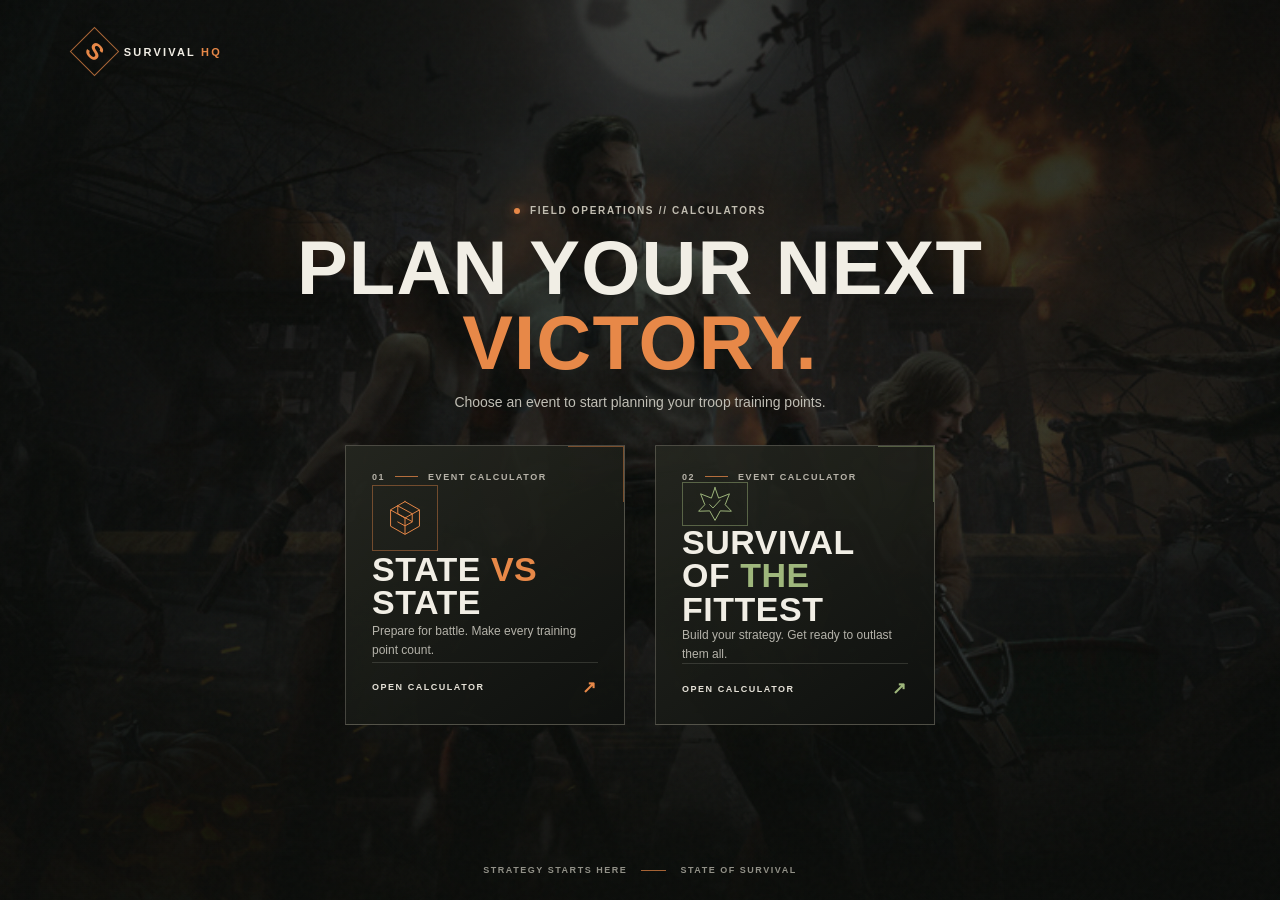
<file: index.html>
<!doctype html>
<html lang="en">
  <head>
    <meta charset="utf-8">
    <meta name="viewport" content="width=device-width, initial-scale=1">
    <meta name="theme-color" content="#10120f">
    <meta name="description" content="State of Survival troop training calculator.">
    <link rel="icon" type="image/png" href="img/Maddie_Threaten.png">
    <meta property="og:type" content="website">
    <meta property="og:title" content="State of Survival Calculator">
    <meta property="og:description" content="Your ultimate State of Survival troop training calculator. Calculate SVS and SotF points, training batches and upgrades!">
    <meta property="og:url" content="https://gnae.github.io/state-of-survival-calculator/">
    <meta property="og:image" content="https://gnae.github.io/state-of-survival-calculator/img/Maddie_Threaten.png">
    <meta property="og:image:width" content="1200">
    <meta property="og:image:height" content="630">
    <meta name="twitter:card" content="summary_large_image">
    <meta name="twitter:title" content="State of Survival Calculator">
    <meta name="twitter:description" content="Calculate your SVS and SotF troop training points!">
    <meta name="twitter:image" content="https://gnae.github.io/state-of-survival-calculator/img/Maddie_Threaten.png">

    <title>State of Survival Calculator</title>
    <link rel="stylesheet" href="styles.css">
  </head>

  <body class="home">
    <main class="landing">
      <header class="brand">
        <span class="brand-mark" aria-hidden="true">S</span>
        <span class="brand-name">SURVIVAL <span>HQ</span></span>
      </header>

      <section class="welcome" aria-labelledby="page-title">
        <p class="eyebrow"><span></span> FIELD OPERATIONS // CALCULATORS</p>
        <h1 id="page-title">Plan your next <em>victory.</em></h1>
        <p class="welcome-copy">Choose an event to start planning your troop training points.</p>

        <nav class="event-grid" aria-label="Choose a calculator">
          <a class="event-card event-card--state" href="pages/state-vs-state.html">
            <span class="card-index">01 <span class="card-rule"></span> EVENT CALCULATOR</span>
            <span class="card-icon" aria-hidden="true">
              <svg viewBox="0 0 64 64" fill="none">
                <path d="M32 7 54 19.5v25L32 57 10 44.5v-25L32 7Z" />
                <path d="m10.5 20 21.5 12 21.5-12M32 32v24M21 13.5l22 12v12L21 25.5v-12Z" />
                <path d="m21 38 11 6 11-6" />
              </svg>
            </span>
            <span class="card-title">State <span>vs</span> State</span>
            <span class="card-description">Prepare for battle. Make every training point count.</span>
            <span class="card-action">OPEN CALCULATOR <span aria-hidden="true">↗</span></span>
          </a>

          <a class="event-card event-card--sotf" href="pages/survival-of-the-fittest.html">
            <span class="card-index">02 <span class="card-rule"></span> EVENT CALCULATOR</span>
            <span class="card-icon" aria-hidden="true">
              <svg viewBox="0 0 64 64" fill="none">
                <path d="M32 7 37.5 23 54 16.5 47.5 33 57 43 40 42.5 32 57l-8-14.5L7 43l9.5-10-6.5-16.5L26.5 23 32 7Z" />
                <path d="m24 33 5 5 11-12" />
              </svg>
            </span>
            <span class="card-title">Survival of <span>the</span> Fittest</span>
            <span class="card-description">Build your strategy. Get ready to outlast them all.</span>
            <span class="card-action">OPEN CALCULATOR <span aria-hidden="true">↗</span></span>
          </a>
        </nav>
      </section>

      <footer class="landing-footer">
        <span>STRATEGY STARTS HERE</span>
        <span class="footer-divider" aria-hidden="true"></span>
        <span>STATE OF SURVIVAL</span>
      </footer>
    </main>
  </body>
</html>
</file>
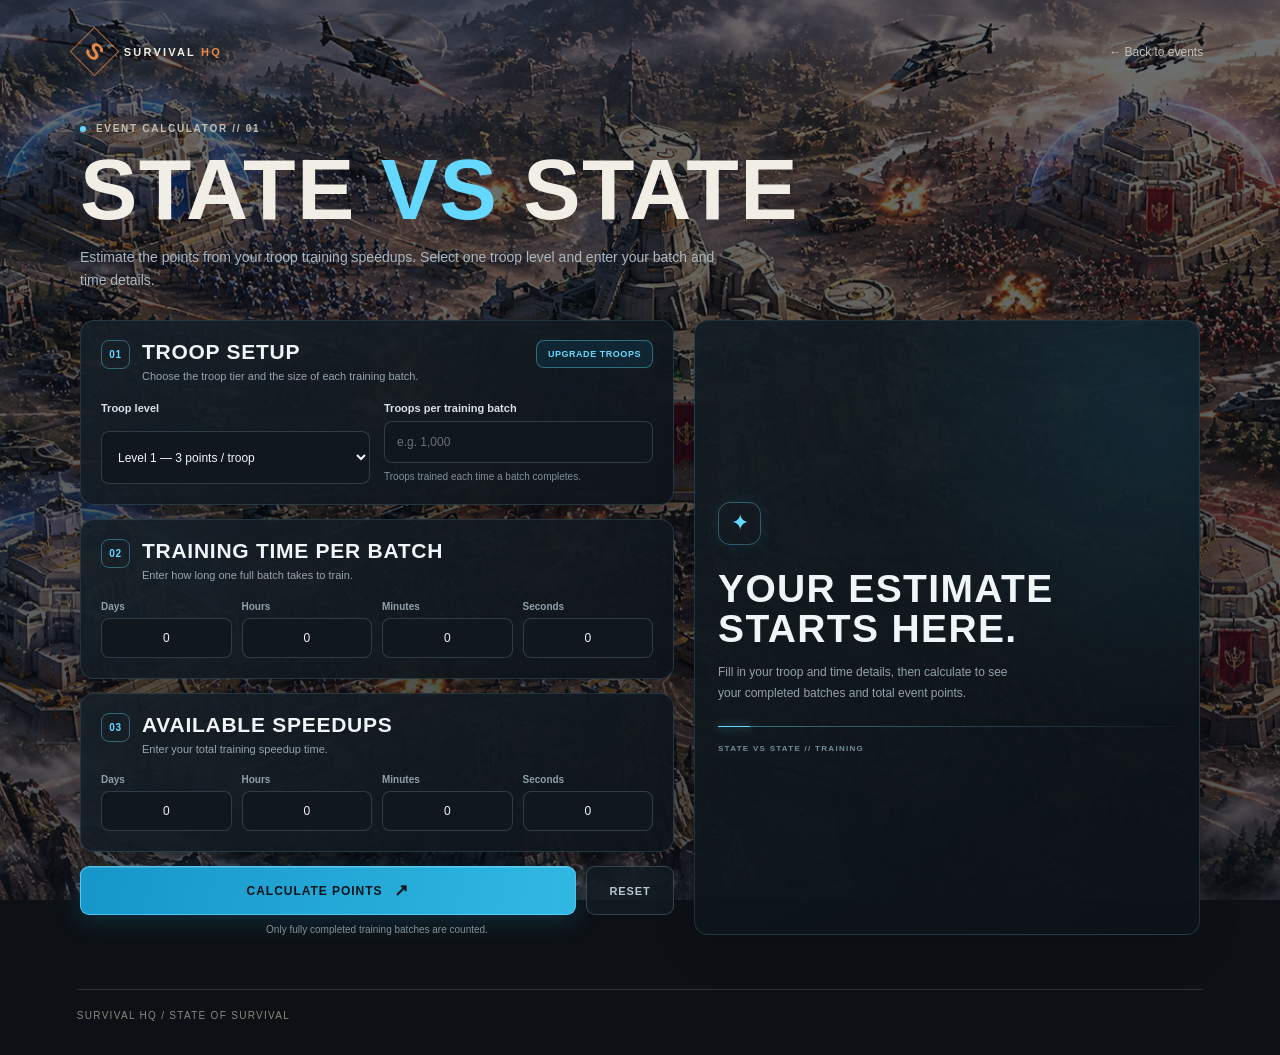
<file: pages/state-vs-state.html>
<!doctype html>
<html lang="en">
  <head>
    <meta charset="utf-8">
    <meta name="viewport" content="width=device-width, initial-scale=1">
    <meta name="theme-color" content="#11130f">
    <meta name="description" content="Calculate State vs State troop training points.">
    <title>State vs State Troop Calculator | Survival HQ</title>
    <link rel="stylesheet" href="../styles.css">
    <script src="../calculator.js" defer></script>
  </head>
  <body class="calculator calculator--points calculator--svs">
    <main class="calculator-shell">
      <header class="calculator-top">
        <a class="brand" href="../index.html" aria-label="Survival HQ home">
          <span class="brand-mark" aria-hidden="true">S</span>
          <span class="brand-name">SURVIVAL <span>HQ</span></span>
        </a>
        <a class="back-link" href="../index.html">← Back to events</a>
      </header>
      <section class="calculator-content calculator-content--wide" aria-labelledby="page-title">
        <p class="eyebrow"><span></span> EVENT CALCULATOR // 01</p>
        <h1 class="page-title" id="page-title">State <span>vs</span> State</h1>
        <p class="calculator-intro">Estimate the points from your troop training speedups. Select one troop level and enter your batch and time details.</p>

        <div class="points-layout">
          <form class="points-form" id="training-calculator" novalidate>
            <section class="input-card" aria-labelledby="troop-setup-title">
              <div class="section-heading">
                <span class="section-number">01</span>
                <div class="section-heading-copy">
                  <h2 id="troop-setup-title">Troop setup</h2>
                  <p id="setup-description">Choose the troop tier and the size of each training batch.</p>
                </div>
                <button class="mode-toggle" id="mode-toggle" type="button" aria-pressed="false">Upgrade Troops</button>
              </div>

              <div class="form-fields form-fields--setup mode-panel" id="training-mode-panel">
                <div class="field">
                  <label for="troop-level">Troop level</label>
                  <select id="troop-level" name="troopLevel" required>
                    <option value="1" data-points="3" selected>Level 1 — 3 points / troop</option>
                    <option value="2" data-points="4">Level 2 — 4 points / troop</option>
                    <option value="3" data-points="5">Level 3 — 5 points / troop</option>
                    <option value="4" data-points="8">Level 4 — 8 points / troop</option>
                    <option value="5" data-points="12">Level 5 — 12 points / troop</option>
                    <option value="6" data-points="18">Level 6 — 18 points / troop</option>
                    <option value="7" data-points="25">Level 7 — 25 points / troop</option>
                    <option value="8" data-points="35">Level 8 — 35 points / troop</option>
                    <option value="9" data-points="45">Level 9 — 45 points / troop</option>
                    <option value="10" data-points="60">Level 10 — 60 points / troop</option>
                    <option value="11" data-points="75">Level 11 — 75 points / troop</option>
                    <option value="12" data-points="90">Level 12 — 90 points / troop</option>
                  </select>
                </div>
                <div class="field">
                  <label for="troops-per-batch">Troops per training batch</label>
                  <input id="troops-per-batch" name="troopsPerBatch" type="number" min="1" step="1" inputmode="numeric" placeholder="e.g. 1,000" required>
                  <span class="field-hint">Troops trained each time a batch completes.</span>
                </div>
              </div>
              <div class="form-fields form-fields--setup mode-panel" id="upgrade-mode-panel" hidden>
                <div class="field">
                  <label for="upgrade-from">Upgrade from</label>
                  <select id="upgrade-from" name="upgradeFrom" disabled></select>
                </div>
                <div class="field">
                  <label for="upgrade-to">Upgrade to</label>
                  <select id="upgrade-to" name="upgradeTo" disabled></select>
                </div>
                <div class="field">
                  <label for="upgrade-troops-per-batch">Troops per upgrade batch</label>
                  <input id="upgrade-troops-per-batch" name="upgradeTroopsPerBatch" type="number" min="1" step="1" inputmode="numeric" placeholder="e.g. 1,000" disabled required>
                  <span class="field-hint">Troops upgraded each time a batch completes.</span>
                </div>
              </div>
            </section>

            <section class="input-card" aria-labelledby="training-time-title">
              <div class="section-heading">
                <span class="section-number">02</span>
                <div>
                  <h2 id="training-time-title">Training time per batch</h2>
                  <p>Enter how long one full batch takes to train.</p>
                </div>
              </div>
              <div class="duration-fields" role="group" aria-label="Training time per batch">
                <div class="field field--time">
                  <label for="training-days">Days</label>
                  <input id="training-days" name="trainingDays" type="number" min="0" step="1" inputmode="numeric" value="0" required>
                </div>
                <div class="field field--time">
                  <label for="training-hours">Hours</label>
                  <input id="training-hours" name="trainingHours" type="number" min="0" max="23" step="1" inputmode="numeric" value="0" required>
                </div>
                <div class="field field--time">
                  <label for="training-minutes">Minutes</label>
                  <input id="training-minutes" name="trainingMinutes" type="number" min="0" max="59" step="1" inputmode="numeric" value="0" required>
                </div>
                <div class="field field--time">
                  <label for="training-seconds">Seconds</label>
                  <input id="training-seconds" name="trainingSeconds" type="number" min="0" max="59" step="1" inputmode="numeric" value="0" required>
                </div>
              </div>
            </section>

            <section class="input-card" aria-labelledby="speedups-title">
              <div class="section-heading">
                <span class="section-number">03</span>
                <div>
                  <h2 id="speedups-title">Available speedups</h2>
                  <p>Enter your total training speedup time.</p>
                </div>
              </div>
              <div class="duration-fields" role="group" aria-label="Available speedups">
                <div class="field field--time">
                  <label for="speedup-days">Days</label>
                  <input id="speedup-days" name="speedupDays" type="number" min="0" step="1" inputmode="numeric" value="0" required>
                </div>
                <div class="field field--time">
                  <label for="speedup-hours">Hours</label>
                  <input id="speedup-hours" name="speedupHours" type="number" min="0" max="23" step="1" inputmode="numeric" value="0" required>
                </div>
                <div class="field field--time">
                  <label for="speedup-minutes">Minutes</label>
                  <input id="speedup-minutes" name="speedupMinutes" type="number" min="0" max="59" step="1" inputmode="numeric" value="0" required>
                </div>
                <div class="field field--time">
                  <label for="speedup-seconds">Seconds</label>
                  <input id="speedup-seconds" name="speedupSeconds" type="number" min="0" max="59" step="1" inputmode="numeric" value="0" required>
                </div>
              </div>
            </section>

            <p class="form-error" id="form-error" role="alert" hidden></p>
            <div class="form-actions">
              <button class="calculate-button" type="submit">Calculate points <span aria-hidden="true">↗</span></button>
              <button class="reset-button" type="reset">Reset</button>
            </div>
            <p class="form-note">Only fully completed training batches are counted.</p>
          </form>

          <section class="results-card" id="results" aria-labelledby="results-title" aria-live="polite" hidden>
            <div class="results-heading">
              <span class="results-kicker" id="results-kicker">TRAINING ESTIMATE</span>
              <h2 id="results-title">Your results</h2>
              <p id="results-summary">Based on your selected level and available speedups.</p>
            </div>
            <div class="grand-total">
              <span>GRAND TOTAL POINTS</span>
              <output id="total-points" for="troop-level troops-per-batch">0</output>
              <span class="total-unit">POINTS</span>
            </div>
            <dl class="result-list">
              <div><dt id="result-level-label">Selected troop level</dt><dd id="result-level">—</dd></div>
              <div id="result-to-level-row" hidden><dt>Destination troop level</dt><dd id="result-to-level">—</dd></div>
              <div><dt id="result-points-label">Points per troop</dt><dd id="result-points-per-troop">—</dd></div>
              <div><dt id="result-batch-label">Troops per batch</dt><dd id="result-batch-size">—</dd></div>
              <div><dt id="result-batches-label">Completed batches</dt><dd id="result-batches">—</dd></div>
              <div><dt id="result-troops-label">Total troops trained</dt><dd id="result-troops">—</dd></div>
              <div class="result-list__remaining"><dt>Remaining speedups</dt><dd id="result-remaining">—</dd></div>
            </dl>
            <p class="result-footnote" id="result-footnote">Points shown are for this troop level only.</p>
          </section>

          <aside class="results-placeholder" id="results-placeholder">
            <span class="placeholder-icon" aria-hidden="true">✦</span>
            <h2>Your estimate<br>starts here.</h2>
            <p>Fill in your troop and time details, then calculate to see your completed batches and total event points.</p>
            <div class="placeholder-rule"><span></span></div>
            <span class="placeholder-label">STATE VS STATE // TRAINING</span>
          </aside>
        </div>
      </section>
      <footer class="calculator-footer">SURVIVAL HQ <span aria-hidden="true">/</span> STATE OF SURVIVAL</footer>
    </main>
  </body>
</html>
</file>
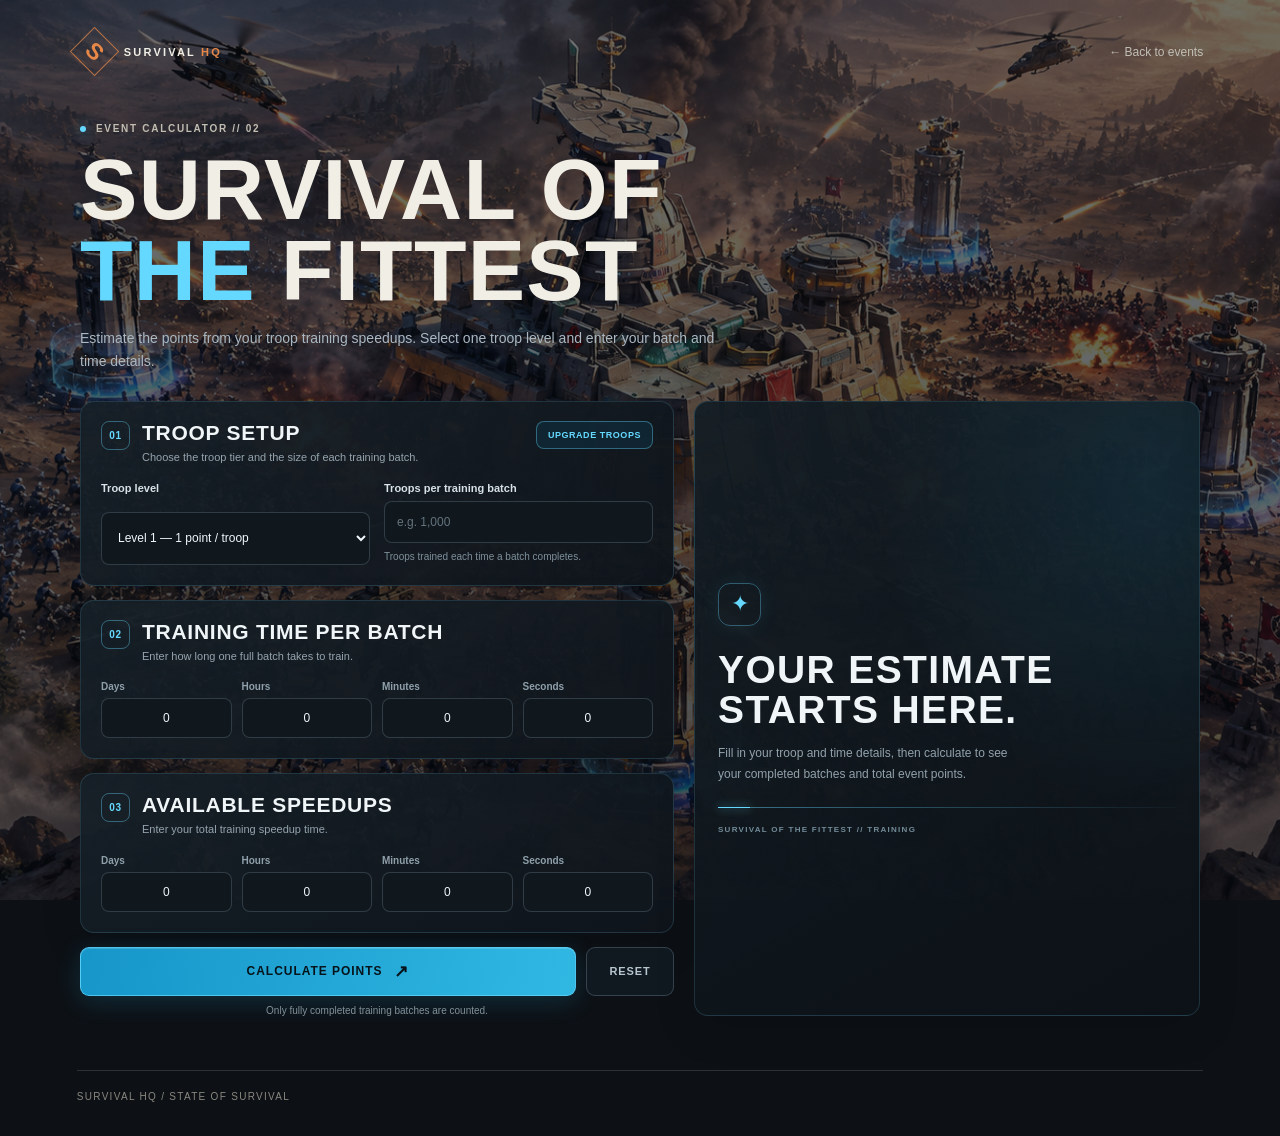
<file: pages/survival-of-the-fittest.html>
<!doctype html>
<html lang="en">
  <head>
    <meta charset="utf-8">
    <meta name="viewport" content="width=device-width, initial-scale=1">
    <meta name="theme-color" content="#11130f">
    <meta name="description" content="Calculate Survival of the Fittest troop training points.">
    <title>Survival of the Fittest Troop Calculator | Survival HQ</title>
    <link rel="stylesheet" href="../styles.css">
    <script src="../calculator.js" defer></script>
  </head>
  <body class="calculator calculator--points calculator--sotf">
    <main class="calculator-shell">
      <header class="calculator-top">
        <a class="brand" href="../index.html" aria-label="Survival HQ home">
          <span class="brand-mark" aria-hidden="true">S</span>
          <span class="brand-name">SURVIVAL <span>HQ</span></span>
        </a>
        <a class="back-link" href="../index.html">← Back to events</a>
      </header>
      <section class="calculator-content calculator-content--wide" aria-labelledby="page-title">
        <p class="eyebrow"><span></span> EVENT CALCULATOR // 02</p>
        <h1 class="page-title" id="page-title">Survival of <span>the</span> Fittest</h1>
        <p class="calculator-intro">Estimate the points from your troop training speedups. Select one troop level and enter your batch and time details.</p>

        <div class="points-layout">
          <form class="points-form" id="training-calculator" novalidate>
            <section class="input-card" aria-labelledby="troop-setup-title">
              <div class="section-heading">
                <span class="section-number">01</span>
                <div class="section-heading-copy">
                  <h2 id="troop-setup-title">Troop setup</h2>
                  <p id="setup-description">Choose the troop tier and the size of each training batch.</p>
                </div>
                <button class="mode-toggle" id="mode-toggle" type="button" aria-pressed="false">Upgrade Troops</button>
              </div>

              <div class="form-fields form-fields--setup mode-panel" id="training-mode-panel">
                <div class="field">
                  <label for="troop-level">Troop level</label>
                  <select id="troop-level" name="troopLevel" required>
                    <option value="1" data-points="1" selected>Level 1 — 1 point / troop</option>
                    <option value="2" data-points="2">Level 2 — 2 points / troop</option>
                    <option value="3" data-points="3">Level 3 — 3 points / troop</option>
                    <option value="4" data-points="4">Level 4 — 4 points / troop</option>
                    <option value="5" data-points="5">Level 5 — 5 points / troop</option>
                    <option value="6" data-points="7">Level 6 — 7 points / troop</option>
                    <option value="7" data-points="9">Level 7 — 9 points / troop</option>
                    <option value="8" data-points="11">Level 8 — 11 points / troop</option>
                    <option value="9" data-points="15">Level 9 — 15 points / troop</option>
                    <option value="10" data-points="20">Level 10 — 20 points / troop</option>
                    <option value="11" data-points="25">Level 11 — 25 points / troop</option>
                    <option value="12" data-points="30">Level 12 — 30 points / troop</option>
                  </select>
                </div>
                <div class="field">
                  <label for="troops-per-batch">Troops per training batch</label>
                  <input id="troops-per-batch" name="troopsPerBatch" type="number" min="1" step="1" inputmode="numeric" placeholder="e.g. 1,000" required>
                  <span class="field-hint">Troops trained each time a batch completes.</span>
                </div>
              </div>
              <div class="form-fields form-fields--setup mode-panel" id="upgrade-mode-panel" hidden>
                <div class="field">
                  <label for="upgrade-from">Upgrade from</label>
                  <select id="upgrade-from" name="upgradeFrom" disabled></select>
                </div>
                <div class="field">
                  <label for="upgrade-to">Upgrade to</label>
                  <select id="upgrade-to" name="upgradeTo" disabled></select>
                </div>
                <div class="field">
                  <label for="upgrade-troops-per-batch">Troops per upgrade batch</label>
                  <input id="upgrade-troops-per-batch" name="upgradeTroopsPerBatch" type="number" min="1" step="1" inputmode="numeric" placeholder="e.g. 1,000" disabled required>
                  <span class="field-hint">Troops upgraded each time a batch completes.</span>
                </div>
              </div>
            </section>

            <section class="input-card" aria-labelledby="training-time-title">
              <div class="section-heading">
                <span class="section-number">02</span>
                <div>
                  <h2 id="training-time-title">Training time per batch</h2>
                  <p>Enter how long one full batch takes to train.</p>
                </div>
              </div>
              <div class="duration-fields" role="group" aria-label="Training time per batch">
                <div class="field field--time">
                  <label for="training-days">Days</label>
                  <input id="training-days" name="trainingDays" type="number" min="0" step="1" inputmode="numeric" value="0" required>
                </div>
                <div class="field field--time">
                  <label for="training-hours">Hours</label>
                  <input id="training-hours" name="trainingHours" type="number" min="0" max="23" step="1" inputmode="numeric" value="0" required>
                </div>
                <div class="field field--time">
                  <label for="training-minutes">Minutes</label>
                  <input id="training-minutes" name="trainingMinutes" type="number" min="0" max="59" step="1" inputmode="numeric" value="0" required>
                </div>
                <div class="field field--time">
                  <label for="training-seconds">Seconds</label>
                  <input id="training-seconds" name="trainingSeconds" type="number" min="0" max="59" step="1" inputmode="numeric" value="0" required>
                </div>
              </div>
            </section>

            <section class="input-card" aria-labelledby="speedups-title">
              <div class="section-heading">
                <span class="section-number">03</span>
                <div>
                  <h2 id="speedups-title">Available speedups</h2>
                  <p>Enter your total training speedup time.</p>
                </div>
              </div>
              <div class="duration-fields" role="group" aria-label="Available speedups">
                <div class="field field--time">
                  <label for="speedup-days">Days</label>
                  <input id="speedup-days" name="speedupDays" type="number" min="0" step="1" inputmode="numeric" value="0" required>
                </div>
                <div class="field field--time">
                  <label for="speedup-hours">Hours</label>
                  <input id="speedup-hours" name="speedupHours" type="number" min="0" max="23" step="1" inputmode="numeric" value="0" required>
                </div>
                <div class="field field--time">
                  <label for="speedup-minutes">Minutes</label>
                  <input id="speedup-minutes" name="speedupMinutes" type="number" min="0" max="59" step="1" inputmode="numeric" value="0" required>
                </div>
                <div class="field field--time">
                  <label for="speedup-seconds">Seconds</label>
                  <input id="speedup-seconds" name="speedupSeconds" type="number" min="0" max="59" step="1" inputmode="numeric" value="0" required>
                </div>
              </div>
            </section>

            <p class="form-error" id="form-error" role="alert" hidden></p>
            <div class="form-actions">
              <button class="calculate-button" type="submit">Calculate points <span aria-hidden="true">↗</span></button>
              <button class="reset-button" type="reset">Reset</button>
            </div>
            <p class="form-note">Only fully completed training batches are counted.</p>
          </form>

          <section class="results-card" id="results" aria-labelledby="results-title" aria-live="polite" hidden>
            <div class="results-heading">
              <span class="results-kicker" id="results-kicker">TRAINING ESTIMATE</span>
              <h2 id="results-title">Your results</h2>
              <p id="results-summary">Based on your selected level and available speedups.</p>
            </div>
            <div class="grand-total">
              <span>GRAND TOTAL POINTS</span>
              <output id="total-points" for="troop-level troops-per-batch">0</output>
              <span class="total-unit">POINTS</span>
            </div>
            <dl class="result-list">
              <div><dt id="result-level-label">Selected troop level</dt><dd id="result-level">—</dd></div>
              <div id="result-to-level-row" hidden><dt>Destination troop level</dt><dd id="result-to-level">—</dd></div>
              <div><dt id="result-points-label">Points per troop</dt><dd id="result-points-per-troop">—</dd></div>
              <div><dt id="result-batch-label">Troops per batch</dt><dd id="result-batch-size">—</dd></div>
              <div><dt id="result-batches-label">Completed batches</dt><dd id="result-batches">—</dd></div>
              <div><dt id="result-troops-label">Total troops trained</dt><dd id="result-troops">—</dd></div>
              <div class="result-list__remaining"><dt>Remaining speedups</dt><dd id="result-remaining">—</dd></div>
            </dl>
            <p class="result-footnote" id="result-footnote">Points shown are for this troop level only.</p>
          </section>

          <aside class="results-placeholder" id="results-placeholder">
            <span class="placeholder-icon" aria-hidden="true">✦</span>
            <h2>Your estimate<br>starts here.</h2>
            <p>Fill in your troop and time details, then calculate to see your completed batches and total event points.</p>
            <div class="placeholder-rule"><span></span></div>
            <span class="placeholder-label">SURVIVAL OF THE FITTEST // TRAINING</span>
          </aside>
        </div>
      </section>
      <footer class="calculator-footer">SURVIVAL HQ <span aria-hidden="true">/</span> STATE OF SURVIVAL</footer>
    </main>
  </body>
</html>
</file>
<file: styles.css>
:root {
  color-scheme: dark;
  --paper: #f1eee5;
  --muted: #a7a69d;
  --orange: #e78848;
  --green: #9fb77c;
  --line: rgba(235, 230, 215, 0.15);
  font-family: "DM Sans", "Segoe UI", sans-serif;
}

* {
  box-sizing: border-box;
}

html {
  min-width: 320px;
  min-height: 100%;
  background: #10120f;
}

body {
  min-width: 320px;
  min-height: 100vh;
  margin: 0;
  color: var(--paper);
}

body.home {
  position: relative;
  isolation: isolate;
  background: #10120f url("img/background.jpg") center / cover fixed no-repeat;
}

body.home::before,
body.home::after {
  position: fixed;
  z-index: -1;
  inset: 0;
  content: "";
  pointer-events: none;
}

body.home::before {
  background:
    linear-gradient(90deg, rgba(10, 12, 10, 0.92) 0%, rgba(12, 14, 11, 0.72) 48%, rgba(10, 12, 10, 0.84) 100%),
    linear-gradient(0deg, rgba(8, 10, 8, 0.83), transparent 40%, rgba(8, 10, 8, 0.3));
}

body.home::after {
  opacity: 0.14;
  background-image: url("data:image/svg+xml,%3Csvg viewBox='0 0 180 180' xmlns='http://www.w3.org/2000/svg'%3E%3Cfilter id='n'%3E%3CfeTurbulence type='fractalNoise' baseFrequency='.9' numOctaves='3' stitchTiles='stitch'/%3E%3C/filter%3E%3Crect width='100%25' height='100%25' filter='url(%23n)' opacity='.16'/%3E%3C/svg%3E");
}

.landing {
  display: flex;
  min-height: 100vh;
  flex-direction: column;
  justify-content: space-between;
  padding: 34px clamp(24px, 6vw, 92px) 25px;
}

.brand {
  display: inline-flex;
  align-items: center;
  gap: 12px;
  align-self: flex-start;
}

.brand-mark {
  display: grid;
  width: 35px;
  height: 35px;
  place-items: center;
  border: 1px solid rgba(231, 136, 72, 0.72);
  color: var(--orange);
  font-family: "Barlow Condensed", sans-serif;
  font-size: 23px;
  font-weight: 700;
  transform: rotate(45deg);
}

.brand-mark::first-letter {
  transform: rotate(-45deg);
}

.brand-name {
  font-size: 11px;
  font-weight: 700;
  letter-spacing: 0.2em;
}

.brand-name span {
  color: var(--orange);
}

.welcome {
  width: min(100%, 900px);
  margin: 38px auto 42px;
  text-align: center;
}

.eyebrow,
.card-index,
.card-action,
.landing-footer {
  font-size: 10px;
  font-weight: 700;
  letter-spacing: 0.17em;
}

.eyebrow {
  display: flex;
  align-items: center;
  justify-content: center;
  gap: 10px;
  margin: 0 0 15px;
  color: #c1bdb1;
}

.eyebrow > span {
  width: 6px;
  height: 6px;
  border-radius: 50%;
  background: var(--orange);
  box-shadow: 0 0 12px rgba(231, 136, 72, 0.7);
}

h1,
.card-title,
.page-title {
  font-family: "Barlow Condensed", Impact, sans-serif;
  font-weight: 700;
  text-transform: uppercase;
}

h1 {
  margin: 0;
  font-size: clamp(44px, 7vw, 76px);
  letter-spacing: 0.015em;
  line-height: 0.98;
}

h1 em {
  color: var(--orange);
  font-style: normal;
}

.welcome-copy {
  margin: 14px 0 35px;
  color: #c0beb5;
  font-size: 14px;
}

.event-grid {
  display: grid;
  grid-template-columns: repeat(2, minmax(0, 280px));
  justify-content: center;
  gap: clamp(16px, 3vw, 30px);
}

.event-card {
  position: relative;
  display: flex;
  aspect-ratio: 1;
  min-width: 0;
  flex-direction: column;
  align-items: flex-start;
  justify-content: space-between;
  overflow: hidden;
  padding: clamp(18px, 2.5vw, 26px);
  border: 1px solid rgba(229, 222, 203, 0.25);
  background:
    linear-gradient(145deg, rgba(37, 39, 32, 0.92), rgba(15, 17, 15, 0.96)),
    radial-gradient(ellipse at 90% 8%, rgba(231, 136, 72, 0.12), transparent 45%);
  color: var(--paper);
  text-align: left;
  text-decoration: none;
  transition: border-color 180ms ease, transform 180ms ease, background-color 180ms ease;
}

.event-card::after {
  position: absolute;
  top: 0;
  right: 0;
  width: 55px;
  height: 55px;
  border-top: 1px solid rgba(231, 136, 72, 0.7);
  border-right: 1px solid rgba(231, 136, 72, 0.7);
  content: "";
  opacity: 0.65;
}

.event-card:hover,
.event-card:focus-visible {
  z-index: 1;
  border-color: var(--orange);
  outline: none;
  transform: translateY(-5px);
}

.event-card:focus-visible {
  box-shadow: 0 0 0 3px rgba(231, 136, 72, 0.3);
}

.card-index {
  display: flex;
  align-items: center;
  gap: 10px;
  color: #b7b3a9;
  font-size: 9px;
}

.card-index:first-letter {
  color: var(--orange);
}

.card-rule {
  width: 23px;
  height: 1px;
  background: rgba(231, 136, 72, 0.75);
}

.card-icon {
  display: grid;
  width: 66px;
  height: 66px;
  place-items: center;
  border: 1px solid rgba(231, 136, 72, 0.42);
  color: var(--orange);
}

.card-icon svg {
  width: 42px;
  height: 42px;
  stroke: currentColor;
  stroke-linecap: round;
  stroke-linejoin: round;
  stroke-width: 1.5;
}

.event-card--sotf .card-icon {
  border-color: rgba(159, 183, 124, 0.45);
  color: var(--green);
}

.event-card--sotf::after {
  border-color: rgba(159, 183, 124, 0.65);
}

.card-title {
  font-size: clamp(25px, 3.2vw, 34px);
  letter-spacing: 0.015em;
  line-height: 0.98;
}

.card-title > span {
  color: var(--orange);
}

.event-card--sotf .card-title > span {
  color: var(--green);
}

.card-description {
  max-width: 225px;
  color: #b5b3aa;
  font-size: 12px;
  line-height: 1.55;
}

.card-action {
  display: flex;
  width: 100%;
  align-items: center;
  justify-content: space-between;
  padding-top: 14px;
  border-top: 1px solid var(--line);
  color: #e6e2d8;
  font-size: 9px;
}

.card-action > span {
  color: var(--orange);
  font-size: 17px;
  transition: transform 180ms ease;
}

.event-card--sotf .card-action > span {
  color: var(--green);
}

.event-card:hover .card-action > span,
.event-card:focus-visible .card-action > span {
  transform: translate(3px, -3px);
}

.landing-footer {
  display: flex;
  align-items: center;
  justify-content: center;
  gap: 14px;
  color: #929188;
  font-size: 9px;
}

.footer-divider {
  width: 25px;
  height: 1px;
  background: rgba(231, 136, 72, 0.7);
}

body.calculator {
  min-height: 100vh;
  background:
    radial-gradient(ellipse at 50% 0%, rgba(125, 92, 54, 0.16), transparent 42%),
    #11130f;
}

.calculator-shell {
  display: flex;
  min-height: 100vh;
  flex-direction: column;
  padding: 34px clamp(24px, 6vw, 92px);
}

.calculator-top {
  display: flex;
  align-items: center;
  justify-content: space-between;
}

.back-link {
  color: #c2c0b7;
  font-size: 12px;
  text-decoration: none;
}

.back-link:hover,
.back-link:focus-visible {
  color: var(--orange);
}

.calculator-content {
  display: grid;
  width: min(100%, 840px);
  flex: 1;
  align-content: center;
  margin: 0 auto;
  padding: 60px 0;
}

.calculator-content .eyebrow {
  justify-content: flex-start;
}

.page-title {
  max-width: 760px;
  margin: 0;
  font-size: clamp(48px, 9vw, 86px);
  line-height: 0.94;
}

.page-title span {
  color: var(--orange);
}

.coming-soon {
  max-width: 580px;
  margin: 22px 0 32px;
  color: #b5b3aa;
  font-size: 15px;
  line-height: 1.7;
}

.status-panel {
  display: flex;
  max-width: 580px;
  align-items: center;
  gap: 16px;
  padding: 20px 22px;
  border: 1px solid var(--line);
  background: rgba(255, 255, 255, 0.025);
}

.status-indicator {
  width: 9px;
  height: 9px;
  flex: 0 0 auto;
  border-radius: 50%;
  background: var(--orange);
  box-shadow: 0 0 14px rgba(231, 136, 72, 0.55);
}

.status-panel strong,
.status-panel span {
  display: block;
}

.status-panel strong {
  margin-bottom: 4px;
  font-size: 12px;
  letter-spacing: 0.08em;
  text-transform: uppercase;
}

.status-panel div span {
  color: #a7a69d;
  font-size: 12px;
}

.calculator-footer {
  padding-top: 20px;
  border-top: 1px solid var(--line);
  color: #89887f;
  font-size: 10px;
  letter-spacing: 0.13em;
}

@media (max-width: 600px) {
  .landing {
    min-height: 100svh;
    padding: 23px 20px 18px;
  }

  .welcome {
    margin: 48px auto;
  }

  .welcome-copy {
    max-width: 300px;
    margin: 12px auto 26px;
    font-size: 13px;
    line-height: 1.6;
  }

  .event-grid {
    grid-template-columns: minmax(0, 320px);
    gap: 14px;
  }

  .event-card {
    aspect-ratio: auto;
    min-height: 225px;
    padding: 19px;
  }

  .card-icon {
    width: 49px;
    height: 49px;
  }

  .card-icon svg {
    width: 34px;
    height: 34px;
  }

  .card-title {
    font-size: 28px;
  }

  .landing-footer {
    font-size: 8px;
  }

  .calculator-shell {
    min-height: 100svh;
    padding: 23px 20px 18px;
  }

  .calculator-top {
    align-items: flex-start;
    gap: 14px;
  }

  .calculator-top .brand-name {
    font-size: 9px;
  }

  .back-link {
    padding-top: 10px;
    font-size: 11px;
  }
}

@media (prefers-reduced-motion: reduce) {
  *,
  *::before,
  *::after {
    scroll-behavior: auto !important;
    transition-duration: 0.01ms !important;
  }
}

html,
html * {
  cursor: url("img/maddie-cursor.png") 5 31, auto !important;
}

body.calculator--points {
  --calculator-accent: #65d8ff;
  --calculator-accent-soft: rgba(73, 195, 255, 0.14);
  background-color: #0d1116;
  background-attachment: fixed;
  background-position: center center;
  background-repeat: no-repeat;
  background-size: cover;
}

body.calculator--svs {
  background-image:
    linear-gradient(rgba(7, 12, 17, 0.58), rgba(7, 12, 17, 0.68)),
    url("img/Svs.png");
}

body.calculator--sotf {
  background-image:
    linear-gradient(rgba(7, 12, 17, 0.58), rgba(7, 12, 17, 0.68)),
    url("img/SOtF.png");
}

@media (max-width: 760px) {
  body.calculator--points {
    background-attachment: scroll;
  }
}

.calculator--points .calculator-top .brand {
  color: var(--paper);
  text-decoration: none;
}

.calculator--points .calculator-top .brand:hover {
  color: var(--paper);
}

.calculator--points .back-link:hover,
.calculator--points .back-link:focus-visible,
.calculator--points .page-title span {
  color: var(--calculator-accent);
}

.calculator--points .eyebrow > span {
  background: var(--calculator-accent);
  box-shadow: 0 0 12px rgba(73, 195, 255, 0.7);
}

.calculator-content--wide {
  width: min(100%, 1120px);
  align-content: start;
  padding: clamp(38px, 6vh, 68px) 0;
}

.calculator-intro {
  max-width: 640px;
  margin: 16px 0 28px;
  color: #aab8c3;
  font-size: 14px;
  line-height: 1.65;
}

.points-layout {
  display: grid;
  grid-template-columns: minmax(0, 1.08fr) minmax(310px, 0.92fr);
  align-items: stretch;
  gap: 20px;
}

.points-form {
  display: grid;
  gap: 14px;
}

.input-card,
.results-card,
.results-placeholder {
  border: 1px solid rgba(108, 188, 222, 0.18);
  border-radius: 14px;
  background: linear-gradient(145deg, rgba(22, 32, 40, 0.92), rgba(15, 21, 27, 0.96));
  box-shadow: 0 14px 40px rgba(0, 0, 0, 0.14);
}

.input-card {
  padding: 19px 20px 20px;
  transition: border-color 180ms ease, box-shadow 180ms ease, transform 180ms ease;
}

.input-card:hover {
  border-color: rgba(101, 216, 255, 0.38);
  box-shadow: 0 14px 42px rgba(12, 118, 166, 0.1);
  transform: translateY(-1px);
}

.section-heading {
  display: flex;
  align-items: flex-start;
  gap: 12px;
  margin-bottom: 17px;
}

.section-heading-copy {
  min-width: 0;
  flex: 1;
}

.mode-toggle {
  flex: 0 0 auto;
  margin-left: auto;
  padding: 8px 11px;
  border: 1px solid rgba(101, 216, 255, 0.38);
  border-radius: 8px;
  background: rgba(15, 50, 66, 0.55);
  color: var(--calculator-accent);
  cursor: pointer;
  font: inherit;
  font-size: 9px;
  font-weight: 700;
  letter-spacing: 0.06em;
  text-transform: uppercase;
  transition: background-color 160ms ease, border-color 160ms ease, box-shadow 160ms ease;
}

.mode-toggle:hover,
.mode-toggle:focus-visible {
  border-color: var(--calculator-accent);
  outline: none;
  background: rgba(24, 91, 116, 0.62);
  box-shadow: 0 0 16px rgba(73, 195, 255, 0.12);
}

.mode-panel[hidden],
.result-list > [hidden] {
  display: none;
}

.section-number {
  display: grid;
  width: 29px;
  height: 29px;
  flex: 0 0 auto;
  place-items: center;
  border: 1px solid rgba(101, 216, 255, 0.38);
  border-radius: 8px;
  color: var(--calculator-accent);
  font-size: 10px;
  font-weight: 700;
  letter-spacing: 0.08em;
}

.section-heading h2,
.results-heading h2,
.results-placeholder h2 {
  margin: 0;
  color: #f0f5f8;
  font-family: "Barlow Condensed", Impact, sans-serif;
  font-size: 21px;
  font-weight: 700;
  letter-spacing: 0.035em;
  text-transform: uppercase;
}

.section-heading p,
.results-heading p {
  margin: 4px 0 0;
  color: #95a4ae;
  font-size: 11px;
  line-height: 1.5;
}

.form-fields--setup {
  display: grid;
  grid-template-columns: 1fr 1fr;
  gap: 14px;
}

#upgrade-mode-panel {
  grid-template-columns: repeat(3, minmax(0, 1fr));
}

.field {
  display: grid;
  min-width: 0;
  gap: 7px;
}

.field > label {
  color: #d7e1e7;
  font-size: 11px;
  font-weight: 600;
}

.field input,
.field select {
  width: 100%;
  min-height: 42px;
  padding: 10px 12px;
  border: 1px solid rgba(161, 190, 207, 0.22);
  border-radius: 8px;
  outline: none;
  background: #10171d;
  color: #eff8fc;
  font: inherit;
  font-size: 12px;
  transition: border-color 160ms ease, box-shadow 160ms ease, background-color 160ms ease;
}

.field input::placeholder {
  color: #64737d;
}

.field input:hover,
.field select:hover {
  border-color: rgba(101, 216, 255, 0.42);
}

.field input:focus,
.field select:focus {
  border-color: var(--calculator-accent);
  background: #121d25;
  box-shadow: 0 0 0 3px rgba(73, 195, 255, 0.13), 0 0 18px rgba(73, 195, 255, 0.08);
}

.field input[aria-invalid="true"],
.field select[aria-invalid="true"] {
  border-color: #ff8585;
  box-shadow: 0 0 0 3px rgba(255, 112, 112, 0.12);
}

.field input[type="number"] {
  appearance: textfield;
  -moz-appearance: textfield;
}

.field input[type="number"]::-webkit-inner-spin-button,
.field input[type="number"]::-webkit-outer-spin-button {
  margin: 0;
  -webkit-appearance: none;
}

.field-hint {
  color: #7f909b;
  font-size: 10px;
  line-height: 1.45;
}

.duration-fields {
  display: grid;
  grid-template-columns: repeat(4, minmax(0, 1fr));
  gap: 10px;
}

.field--time {
  gap: 6px;
}

.field--time > label {
  color: #8fa0ab;
  font-size: 10px;
}

.field--time input {
  min-height: 40px;
  padding: 8px 9px;
  text-align: center;
}

.calculate-button {
  display: flex;
  min-height: 49px;
  align-items: center;
  justify-content: center;
  gap: 12px;
  border: 1px solid rgba(101, 216, 255, 0.7);
  border-radius: 9px;
  background: linear-gradient(100deg, #1696c9, #30b8e3);
  box-shadow: 0 5px 25px rgba(39, 177, 225, 0.19), inset 0 1px rgba(255, 255, 255, 0.16);
  color: #06131a;
  cursor: pointer;
  font: inherit;
  font-size: 12px;
  font-weight: 700;
  letter-spacing: 0.08em;
  text-transform: uppercase;
  transition: box-shadow 180ms ease, filter 180ms ease, transform 180ms ease;
}

.form-actions {
  display: flex;
  gap: 10px;
}

.form-actions .calculate-button {
  flex: 1;
}

.reset-button {
  min-width: 88px;
  padding: 0 16px;
  border: 1px solid rgba(161, 190, 207, 0.26);
  border-radius: 9px;
  background: rgba(18, 27, 34, 0.86);
  color: #b7c5cd;
  cursor: pointer;
  font: inherit;
  font-size: 11px;
  font-weight: 700;
  letter-spacing: 0.08em;
  text-transform: uppercase;
  transition: border-color 180ms ease, color 180ms ease, background-color 180ms ease;
}

.reset-button:hover,
.reset-button:focus-visible {
  border-color: var(--calculator-accent);
  outline: none;
  background: rgba(25, 62, 78, 0.65);
  color: #e2f9ff;
}

.reset-button:focus-visible {
  box-shadow: 0 0 0 3px rgba(73, 195, 255, 0.13);
}

.calculate-button > span {
  font-size: 17px;
}

.calculate-button:hover {
  box-shadow: 0 8px 30px rgba(39, 177, 225, 0.3), inset 0 1px rgba(255, 255, 255, 0.2);
  filter: brightness(1.09);
  transform: translateY(-2px);
}

.calculate-button:focus-visible {
  outline: 2px solid #d5f6ff;
  outline-offset: 3px;
}

.calculate-button:active {
  transform: translateY(0);
}

.form-note {
  margin: -5px 0 0;
  color: #82919a;
  font-size: 10px;
  text-align: center;
}

.form-error {
  margin: 0;
  padding: 11px 13px;
  border: 1px solid rgba(255, 133, 133, 0.35);
  border-radius: 8px;
  background: rgba(104, 35, 39, 0.24);
  color: #ffb2b2;
  font-size: 12px;
  line-height: 1.45;
}

.results-card,
.results-placeholder {
  min-width: 0;
  align-self: stretch;
  padding: 23px;
}

.results-card[hidden],
.results-placeholder[hidden],
.form-error[hidden] {
  display: none;
}

.results-card {
  background:
    radial-gradient(ellipse at 50% 12%, rgba(26, 154, 198, 0.17), transparent 47%),
    linear-gradient(150deg, rgba(20, 32, 40, 0.98), rgba(12, 18, 24, 0.98));
  animation: results-enter 260ms ease both;
}

.results-kicker,
.total-unit,
.placeholder-label {
  color: var(--calculator-accent);
  font-size: 9px;
  font-weight: 700;
  letter-spacing: 0.16em;
}

.results-heading h2 {
  margin-top: 6px;
  font-size: 25px;
}

.grand-total {
  display: grid;
  justify-items: center;
  margin: 20px 0 16px;
  padding: 18px 10px 15px;
  border: 1px solid rgba(101, 216, 255, 0.31);
  border-radius: 11px;
  background: linear-gradient(135deg, rgba(16, 86, 113, 0.3), rgba(16, 39, 53, 0.4));
  box-shadow: inset 0 0 24px rgba(73, 195, 255, 0.045), 0 0 22px rgba(73, 195, 255, 0.055);
}

.grand-total > span:first-child {
  color: #a9c8d6;
  font-size: 9px;
  font-weight: 700;
  letter-spacing: 0.15em;
}

.grand-total output {
  margin: 3px 0 0;
  color: #e2f9ff;
  font-family: "Barlow Condensed", Impact, sans-serif;
  font-size: clamp(48px, 6vw, 64px);
  font-weight: 700;
  letter-spacing: 0.02em;
  line-height: 1;
  text-shadow: 0 0 22px rgba(73, 195, 255, 0.38);
  overflow-wrap: anywhere;
}

.grand-total .total-unit {
  margin-top: 5px;
  color: #78cbe7;
  font-size: 8px;
}

.result-list {
  display: grid;
  margin: 0;
}

.result-list > div {
  display: flex;
  align-items: baseline;
  justify-content: space-between;
  gap: 12px;
  padding: 10px 0;
  border-bottom: 1px solid rgba(174, 202, 217, 0.1);
}

.result-list dt {
  color: #9cabb4;
  font-size: 11px;
}

.result-list dd {
  margin: 0;
  color: #ecf7fb;
  font-size: 11px;
  font-weight: 700;
  text-align: right;
}

.result-list__remaining dd {
  color: var(--calculator-accent);
}

.result-footnote {
  margin: 14px 0 0;
  color: #72838d;
  font-size: 10px;
}

.results-placeholder {
  display: flex;
  flex-direction: column;
  justify-content: center;
  overflow: hidden;
  background:
    radial-gradient(ellipse at 90% 15%, rgba(35, 142, 183, 0.13), transparent 42%),
    linear-gradient(150deg, rgba(19, 29, 36, 0.94), rgba(12, 18, 23, 0.97));
}

.placeholder-icon {
  display: grid;
  width: 43px;
  height: 43px;
  margin-bottom: 24px;
  place-items: center;
  border: 1px solid rgba(101, 216, 255, 0.35);
  border-radius: 12px;
  color: var(--calculator-accent);
  font-size: 22px;
  box-shadow: 0 0 20px rgba(73, 195, 255, 0.08);
}

.results-placeholder h2 {
  font-size: clamp(29px, 3.8vw, 39px);
  line-height: 1.03;
}

.results-placeholder p {
  max-width: 290px;
  margin: 13px 0 23px;
  color: #91a1ab;
  font-size: 12px;
  line-height: 1.7;
}

.placeholder-rule {
  height: 1px;
  margin-bottom: 17px;
  background: linear-gradient(90deg, rgba(101, 216, 255, 0.48), rgba(101, 216, 255, 0.03));
}

.placeholder-rule span {
  display: block;
  width: 32px;
  height: 1px;
  background: var(--calculator-accent);
  box-shadow: 0 0 9px var(--calculator-accent);
}

.placeholder-label {
  color: #738c99;
  font-size: 8px;
}

@keyframes results-enter {
  from {
    opacity: 0;
    transform: translateY(5px);
  }
  to {
    opacity: 1;
    transform: translateY(0);
  }
}

@media (max-width: 760px) {
  .calculator-content--wide {
    padding: 40px 0;
  }

  .points-layout {
    grid-template-columns: minmax(0, 1fr);
  }

  .results-placeholder {
    min-height: 230px;
  }
}

@media (max-width: 460px) {
  .form-fields--setup {
    grid-template-columns: 1fr;
  }

  #upgrade-mode-panel {
    grid-template-columns: minmax(0, 1fr);
  }

  .input-card,
  .results-card,
  .results-placeholder {
    padding: 17px;
  }

  .duration-fields {
    gap: 7px;
  }

  .field--time input {
    padding: 7px 4px;
  }

  .calculator--points .page-title {
    font-size: clamp(46px, 13vw, 62px);
  }
}
</file>
